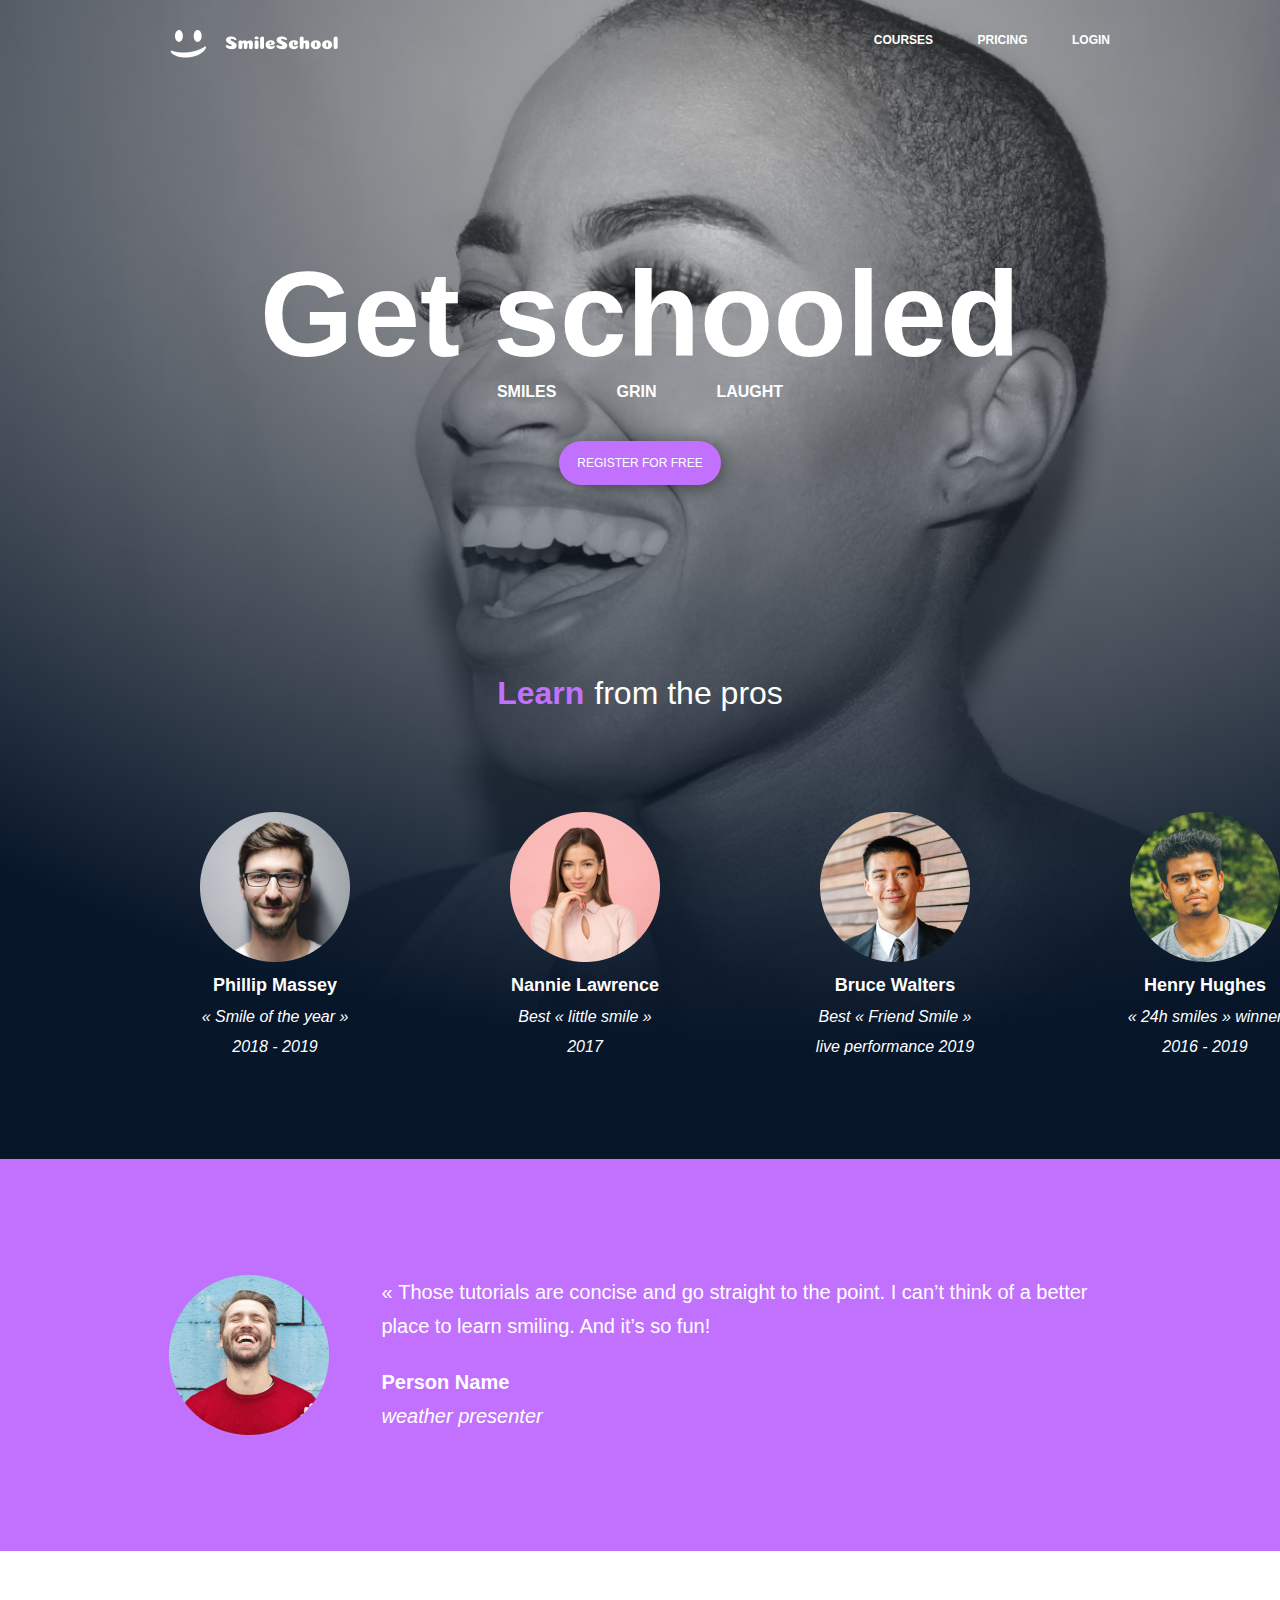
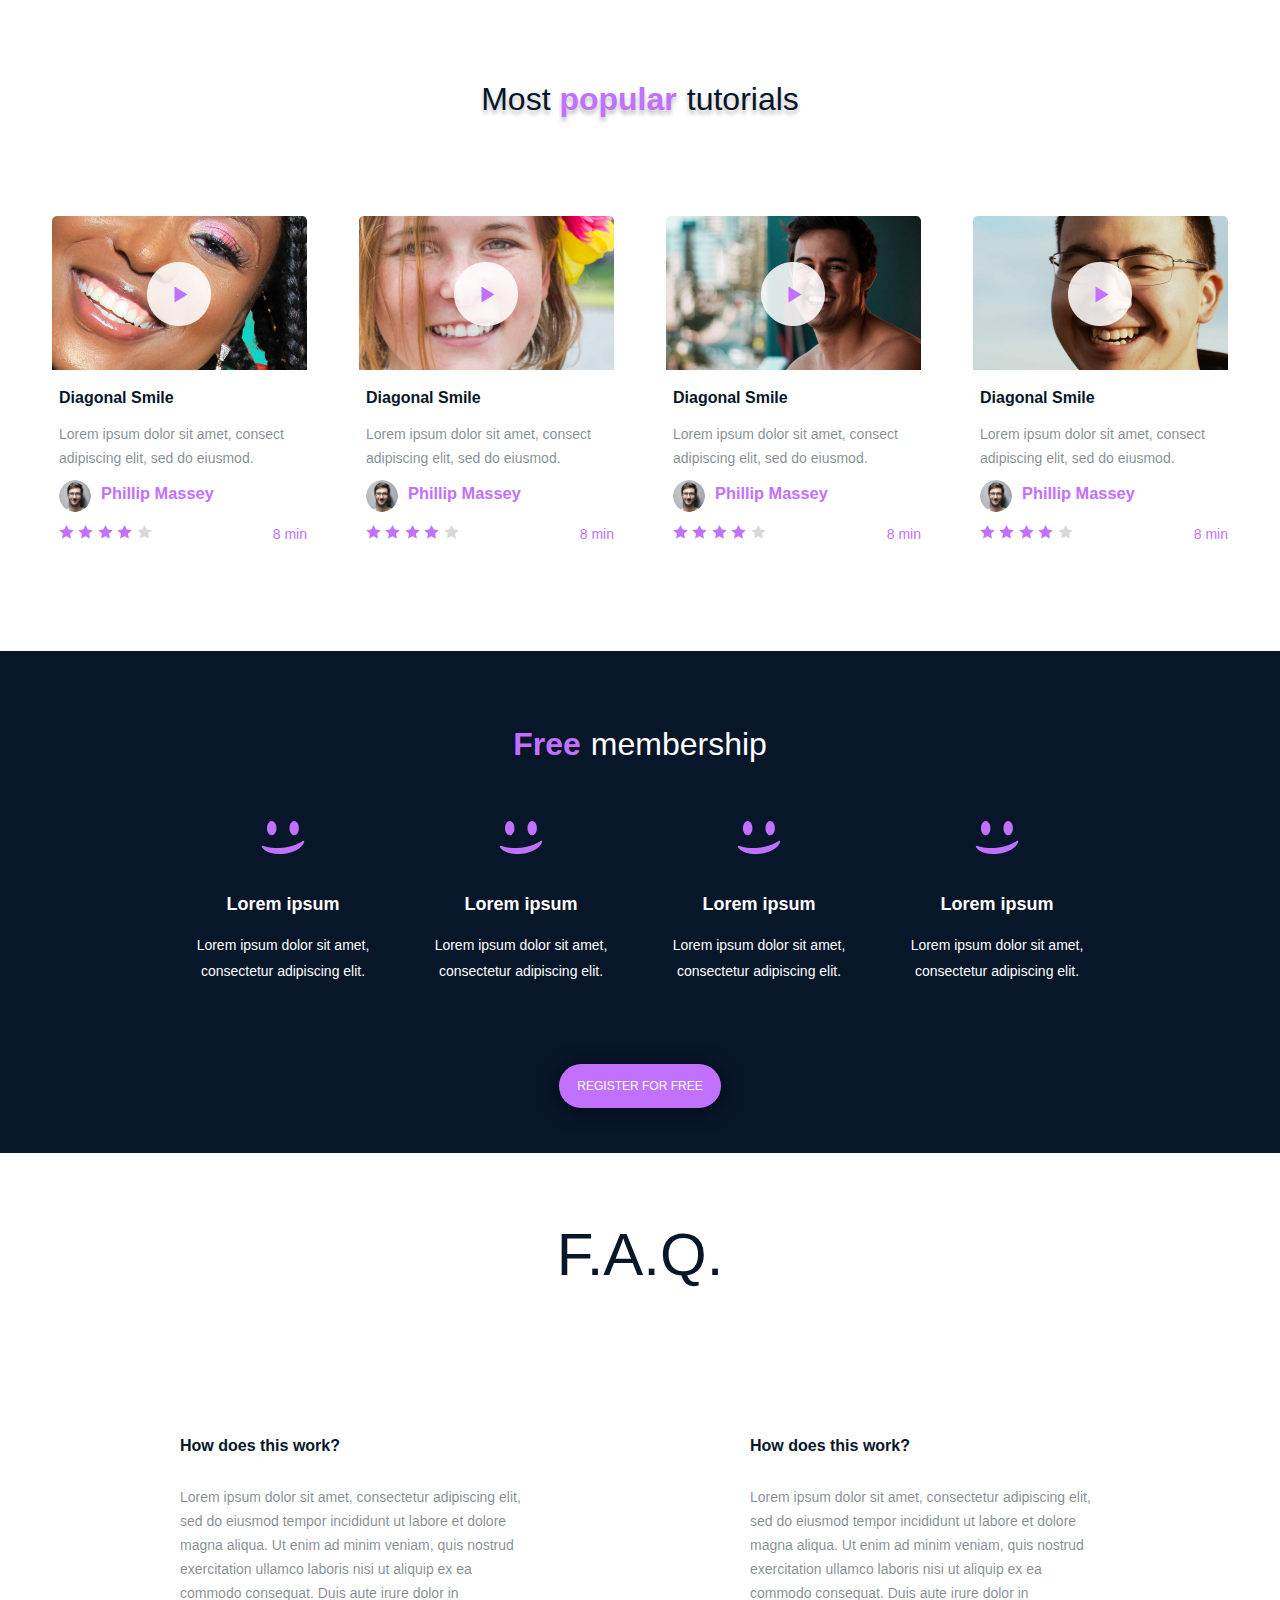
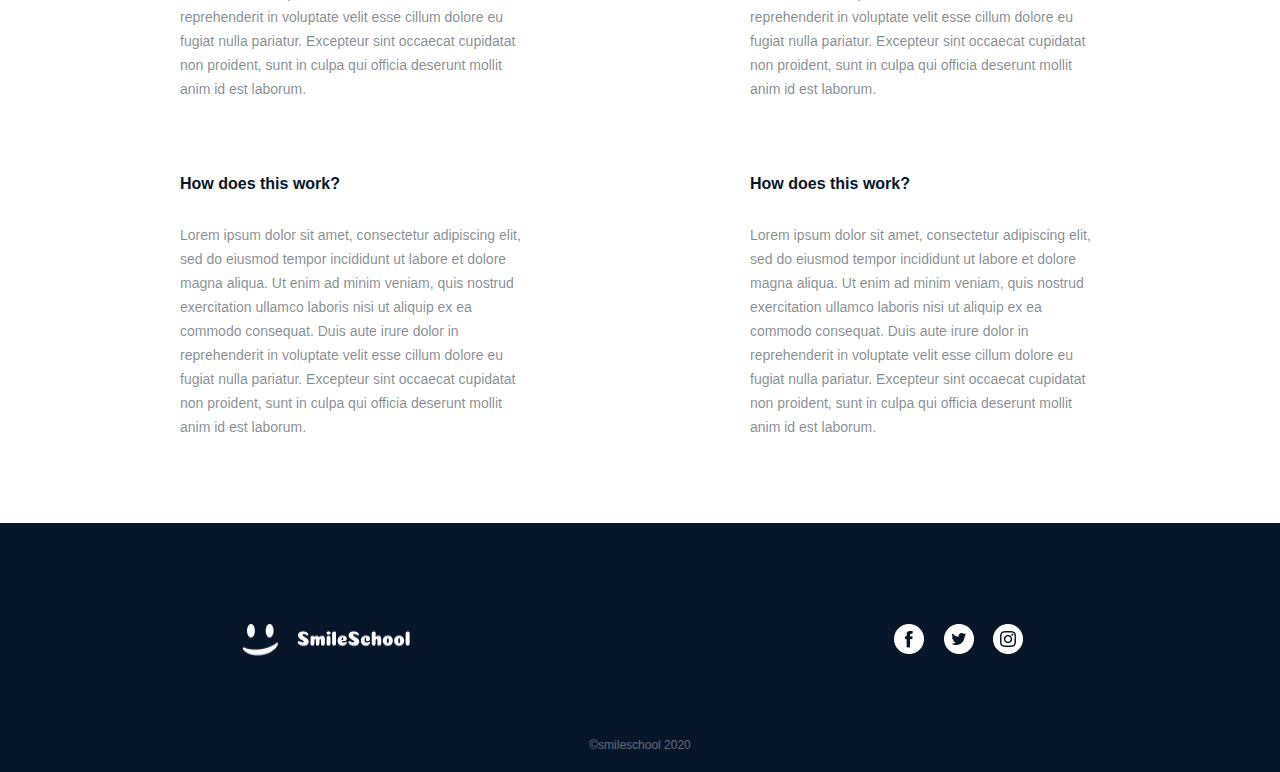
<file: css_advanced/index.html>
<!DOCTYPE html>
<!-- HTML -->
<html lang="en">
    <!-- Head -->
    <head>
        <meta charset="UTF-8">
        <meta name="viewport" content="width=device-width, initial-scale=1.0">
        <title>Get Schooled</title>
        <link rel="stylesheet" href="styles.css">
    </head>

    <!-- Body -->
    <body>
        <!-- Header Tag -->
        <header id="header">
            <div>
                <!-- Clickable Logo -->
                <a href="#">
                    <img src="Images/SMILE_logo.png" alt="Logo SMILE">
                </a>
            </div> 
            <div id="header_links">
                <!-- Links -->
                <a href="#">COURSES</a>
                <a href="#">PRICING</a>
                <a href="#">LOGIN</a>
            </div>
        </header>

        <!-- Main Tag -->
        <main>
            <!-- Banner -->
            <section id="section_banner">
                <div id="banner">
                    <h1>Get schooled</h1>
                    <div id="SGL">
                        <p>SMILES</p>
                        <p>GRIN</p>
                        <p>LAUGHT</p>
                    </div>
                    <button>REGISTER FOR FREE</button>
                </div>
                <!-- Pros div -->
                <div id="pros">
                    <h2><b id="purple">Learn</b> from the pros</h2>
                    <!-- Pros avatars -->
                    <div id="pros_avatars">
                        <!-- Pros 1 -->
                        <div id="pros_blocks">
                            <img src="Images/Phillip_Massey.png" alt="Massey">
                            <h3>Phillip Massey</h3>
                            <p>« Smile of the year »</p>
                            <p>2018 - 2019</p>
                        </div>
                        <!-- Pros 2 -->
                        <div id="pros_blocks">
                            <img src="Images/Nannie_Lawrence.png" alt="Lawrence">
                            <h3>Nannie Lawrence</h3>
                            <p>Best « little smile »</p>
                            <p>2017</p>
                        </div>
                        <!-- Pros 3 -->
                        <div id="pros_blocks">
                            <img src="Images/Bruce_Walters.png" alt="Walters">
                            <h3>Bruce Walters</h3>
                            <p>Best « Friend Smile »</p>
                            <p>live performance 2019</p>
                        </div>
                        <!-- Pros 4 -->
                        <div id="pros_blocks">
                            <img src="Images/Henry_Hughes.png" alt="Hughes">
                            <h3>Henry Hughes</h3>
                            <p>« 24h smiles » winner</p>
                            <p>2016 - 2019</p>
                        </div>
                    </div>
                </div>
            </section>

            <!-- Quote -->
            <section id="section_quote">
                <div id="div_quote">
                    <img src="Images/Person_Name.png" alt="Person Name">
                    <div id="text_quote">
                        <blockquote>
                            « Those tutorials are concise and go straight to the point. I can’t think of a better place to learn smiling. And it’s so fun!
                        </blockquote>
                        <p>
                            <b>Person Name</b>
                        </p>
                        <p>
                            <em>weather presenter</em>
                        </p>
                    </div>
                </div>
            </section>

            <!-- Videos -->
            <section id="videos">
                <h1>Most <b id="purple">popular</b>tutorials</h1>
                <!-- Videos block -->
                <div id="tutorials">
                    <!-- Videos 1 -->
                    <div id="video">
                        <img id="play" src="Images/play.png" alt="Play">
                        <img src="Images/Video_1.png" alt="Video 1">
                        <h2>Diagonal Smile</h2>
                        <p>Lorem ipsum dolor sit amet, consect adipiscing elit, sed do eiusmod.</p>
                        <div id="infos">
                            <img src="Images/Phillip_Massey.png" alt="Massey">
                            <h3>Phillip Massey</h3>
                        </div>
                        <div id="stars">
                            <div>
                                <img src="Images/Full_star.png" alt="Full star">
                                <img src="Images/Full_star.png" alt="Full star">
                                <img src="Images/Full_star.png" alt="Full star">
                                <img src="Images/Full_star.png" alt="Full star">
                                <img src="Images/Empty_star.png" alt="Empty star">
                            </div>
                            <p>8 min</p>
                        </div>
                    </div>
                    <!-- Videos 2 -->
                    <div id="video">
                        <img id="play" src="Images/play.png" alt="Play">
                        <img src="Images/Video_2.png" alt="Video 2">
                        <h2>Diagonal Smile</h2>
                        <p>Lorem ipsum dolor sit amet, consect adipiscing elit, sed do eiusmod.</p>
                        <div id="infos">
                            <img src="Images/Phillip_Massey.png" alt="Massey">
                            <h3>Phillip Massey</h3>
                        </div>
                        <div id="stars">
                            <div>
                                <img src="Images/Full_star.png" alt="Full star">
                                <img src="Images/Full_star.png" alt="Full star">
                                <img src="Images/Full_star.png" alt="Full star">
                                <img src="Images/Full_star.png" alt="Full star">
                                <img src="Images/Empty_star.png" alt="Empty star">
                            </div>
                            <p>8 min</p>
                        </div>
                    </div>
                    <!-- Videos 3 -->
                    <div id="video">
                        <img id="play" src="Images/play.png" alt="Play">
                        <img src="Images/Video_3.png" alt="Video 3">
                        <h2>Diagonal Smile</h2>
                        <p>Lorem ipsum dolor sit amet, consect adipiscing elit, sed do eiusmod.</p>
                        <div id="infos">
                            <img src="Images/Phillip_Massey.png" alt="Massey">
                            <h3>Phillip Massey</h3>
                        </div>
                        <div id="stars">
                            <div>
                                <img src="Images/Full_star.png" alt="Full star">
                                <img src="Images/Full_star.png" alt="Full star">
                                <img src="Images/Full_star.png" alt="Full star">
                                <img src="Images/Full_star.png" alt="Full star">
                                <img src="Images/Empty_star.png" alt="Empty star">
                            </div>
                            <p>8 min</p>
                        </div>
                    </div>
                    <!-- Videos 4 -->
                    <div id="video">
                        <img id="play" src="Images/play.png" alt="Play">
                        <img src="Images/Video_4.png" alt="Video 4">
                        <h2>Diagonal Smile</h2>
                        <p>Lorem ipsum dolor sit amet, consect adipiscing elit, sed do eiusmod.</p>
                        <div id="infos">
                            <img src="Images/Phillip_Massey.png" alt="Massey">
                            <h3>Phillip Massey</h3>
                        </div>
                        <div id="stars">
                            <div>
                                <img src="Images/Full_star.png" alt="Full star">
                                <img src="Images/Full_star.png" alt="Full star">
                                <img src="Images/Full_star.png" alt="Full star">
                                <img src="Images/Full_star.png" alt="Full star">
                                <img src="Images/Empty_star.png" alt="Empty star">
                            </div>
                            <p>8 min</p>
                        </div>
                    </div>
                </div>        
            </section>

            <!-- Membership -->
            <section id="membership">
                <h1><b id="purple">Free</b> membership</h1>
                <!-- Items bock -->
                <div id="item_block">
                    <!-- Item 1 -->
                    <div id="item">
                        <img src="Images/SMILE.png" alt="SMILE">
                        <h2>Lorem ipsum</h2>
                        <p>Lorem ipsum dolor sit amet, consectetur adipiscing elit.</p>
                    </div>
                    <!-- Item 2 -->
                    <div id="item">
                        <img src="Images/SMILE.png" alt="SMILE">
                        <h2>Lorem ipsum</h2>
                        <p>Lorem ipsum dolor sit amet, consectetur adipiscing elit.</p>
                    </div>
                    <!-- Item 3 -->
                    <div id="item">
                        <img src="Images/SMILE.png" alt="SMILE">
                        <h2>Lorem ipsum</h2>
                        <p>Lorem ipsum dolor sit amet, consectetur adipiscing elit.</p>
                    </div>
                    <!-- Item 4 -->
                    <div id="item">
                        <img src="Images/SMILE.png" alt="SMILE">
                        <h2>Lorem ipsum</h2>
                        <p>Lorem ipsum dolor sit amet, consectetur adipiscing elit.</p>
                    </div>
                </div>
                <!-- Register button -->
                <button>REGISTER FOR FREE</button>
            </section>

            <!-- FAQ -->
            <section id="faq">
                <h1>F.A.Q.</h1>
                <!-- Row block 1 -->
                <div id="block">
                    <!-- Item 1 -->
                    <div id="item">
                        <h2>How does this work?</h2>
                        <p>
                            Lorem ipsum dolor sit amet, consectetur adipiscing elit, sed do eiusmod tempor incididunt ut labore et dolore magna aliqua. 
                            Ut enim ad minim veniam, quis nostrud exercitation ullamco laboris nisi ut aliquip ex ea commodo consequat. 
                            Duis aute irure dolor in reprehenderit in voluptate velit esse cillum dolore eu fugiat nulla pariatur. 
                            Excepteur sint occaecat cupidatat non proident, sunt in culpa qui officia deserunt mollit anim id est laborum.
                        </p>
                    </div>
                    <!-- Item 2 -->
                    <div id="item">
                        <h2>How does this work?</h2>
                        <p>
                            Lorem ipsum dolor sit amet, consectetur adipiscing elit, sed do eiusmod tempor incididunt ut labore et dolore magna aliqua. 
                            Ut enim ad minim veniam, quis nostrud exercitation ullamco laboris nisi ut aliquip ex ea commodo consequat. 
                            Duis aute irure dolor in reprehenderit in voluptate velit esse cillum dolore eu fugiat nulla pariatur. 
                            Excepteur sint occaecat cupidatat non proident, sunt in culpa qui officia deserunt mollit anim id est laborum.
                        </p>
                    </div>
                </div>
                <!-- Row block 2 -->
                <div id="block">
                    <!-- Item 3 -->
                    <div id="item">
                        <h2>How does this work?</h2>
                        <p>
                            Lorem ipsum dolor sit amet, consectetur adipiscing elit, sed do eiusmod tempor incididunt ut labore et dolore magna aliqua. 
                            Ut enim ad minim veniam, quis nostrud exercitation ullamco laboris nisi ut aliquip ex ea commodo consequat. 
                            Duis aute irure dolor in reprehenderit in voluptate velit esse cillum dolore eu fugiat nulla pariatur. 
                            Excepteur sint occaecat cupidatat non proident, sunt in culpa qui officia deserunt mollit anim id est laborum.
                        </p>
                    </div>
                    <!-- Item 4 -->
                    <div id="item">
                        <h2>How does this work?</h2>
                        <p>
                            Lorem ipsum dolor sit amet, consectetur adipiscing elit, sed do eiusmod tempor incididunt ut labore et dolore magna aliqua. 
                            Ut enim ad minim veniam, quis nostrud exercitation ullamco laboris nisi ut aliquip ex ea commodo consequat. 
                            Duis aute irure dolor in reprehenderit in voluptate velit esse cillum dolore eu fugiat nulla pariatur. 
                            Excepteur sint occaecat cupidatat non proident, sunt in culpa qui officia deserunt mollit anim id est laborum.
                        </p>
                    </div>
                </div>

            </section>
        </main>

        <!-- Footer -->
        <footer id="footer">
            <div>
                <div id="logos">
                    <!-- Logo -->
                    <img src="Images/SMILE_logo.png" alt="Logo SMILE">
                    <!-- Icons -->
                    <div id="socials">
                        <!-- Fb icon -->
                        <a href="#">
                            <img src="Images/Facebook_White.png" alt="Facebook Icon">
                        </a>
                        <!-- Twitter icon -->
                        <a href="#">
                            <img src="Images/Twitter_White.png" alt="Twitter Icon">
                        </a>
                        <!-- IG icon -->
                        <a href="#">
                            <img src="Images/Instagram_White.png" alt="Instagram Icon">
                        </a>
                    </div>
                </div>
                <p>©smileschool 2020</p>
            </div>
        </footer>
    </body>
</html>
</file>
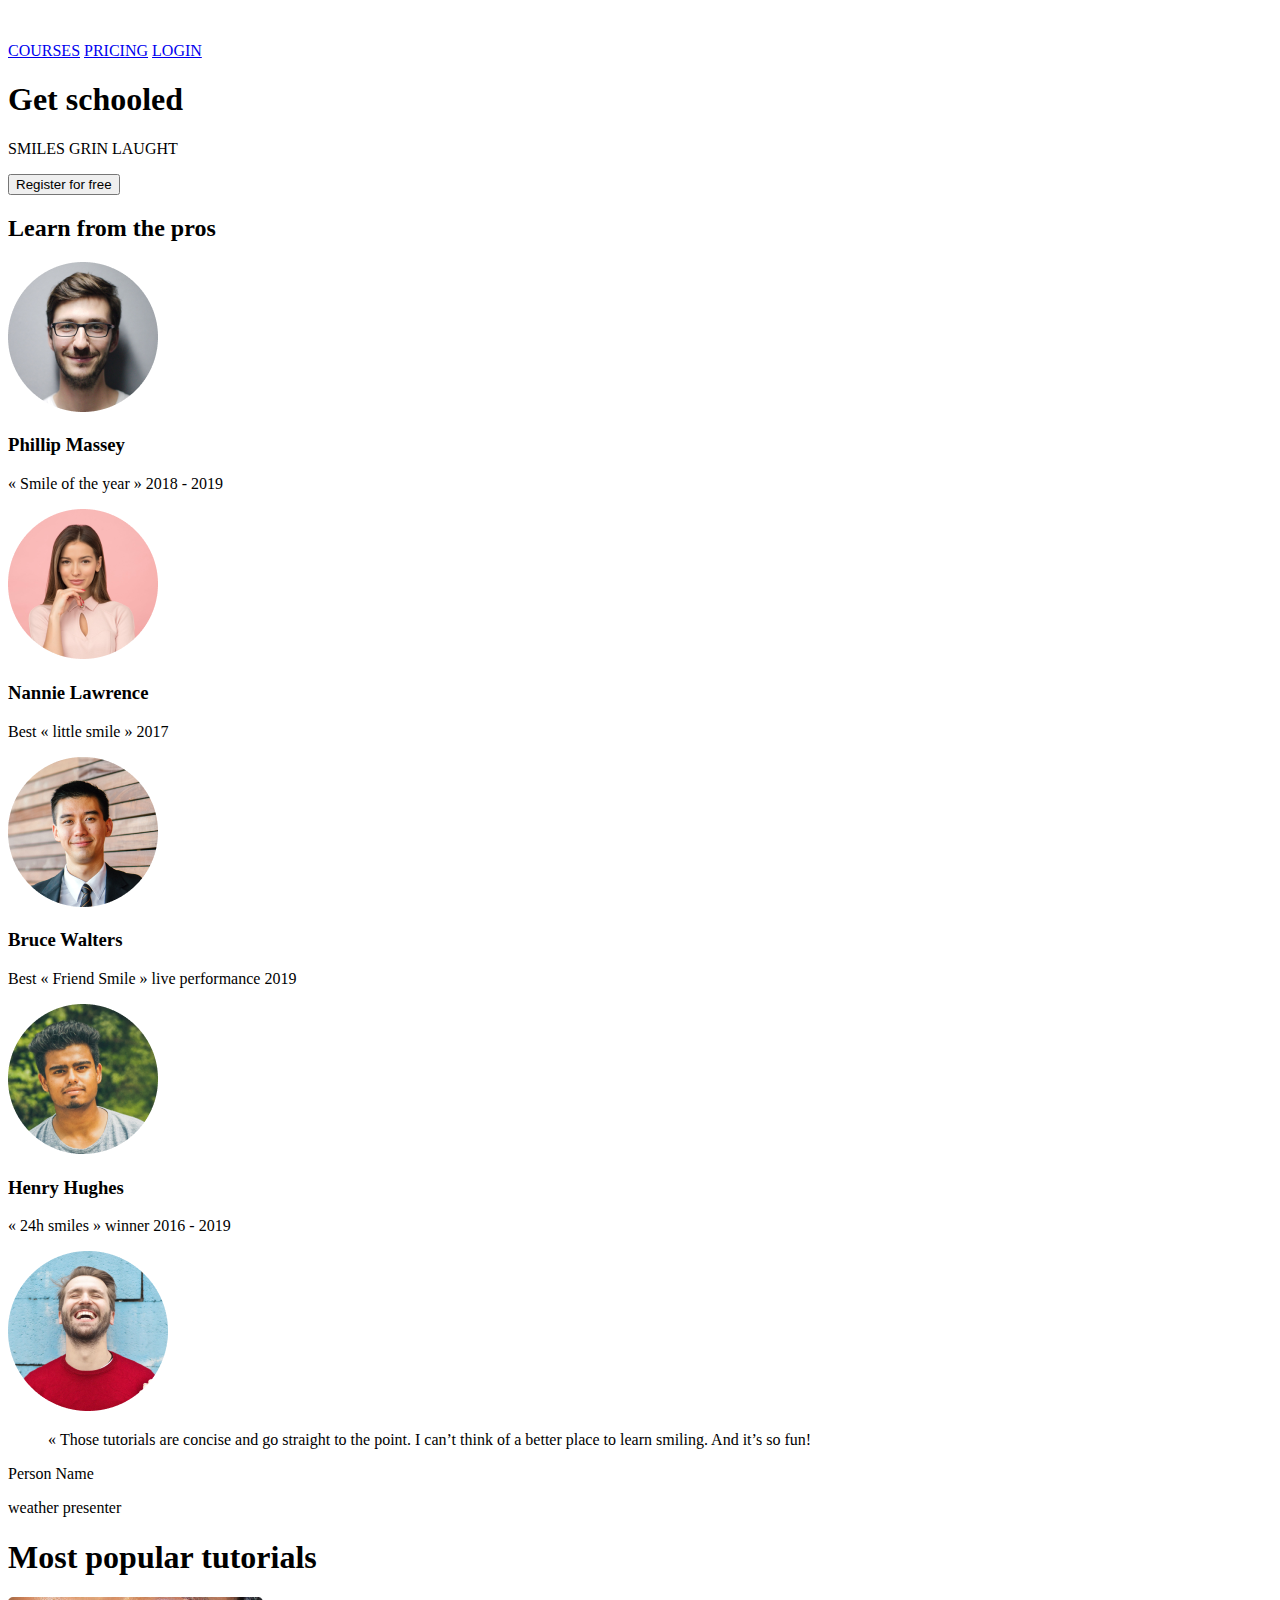
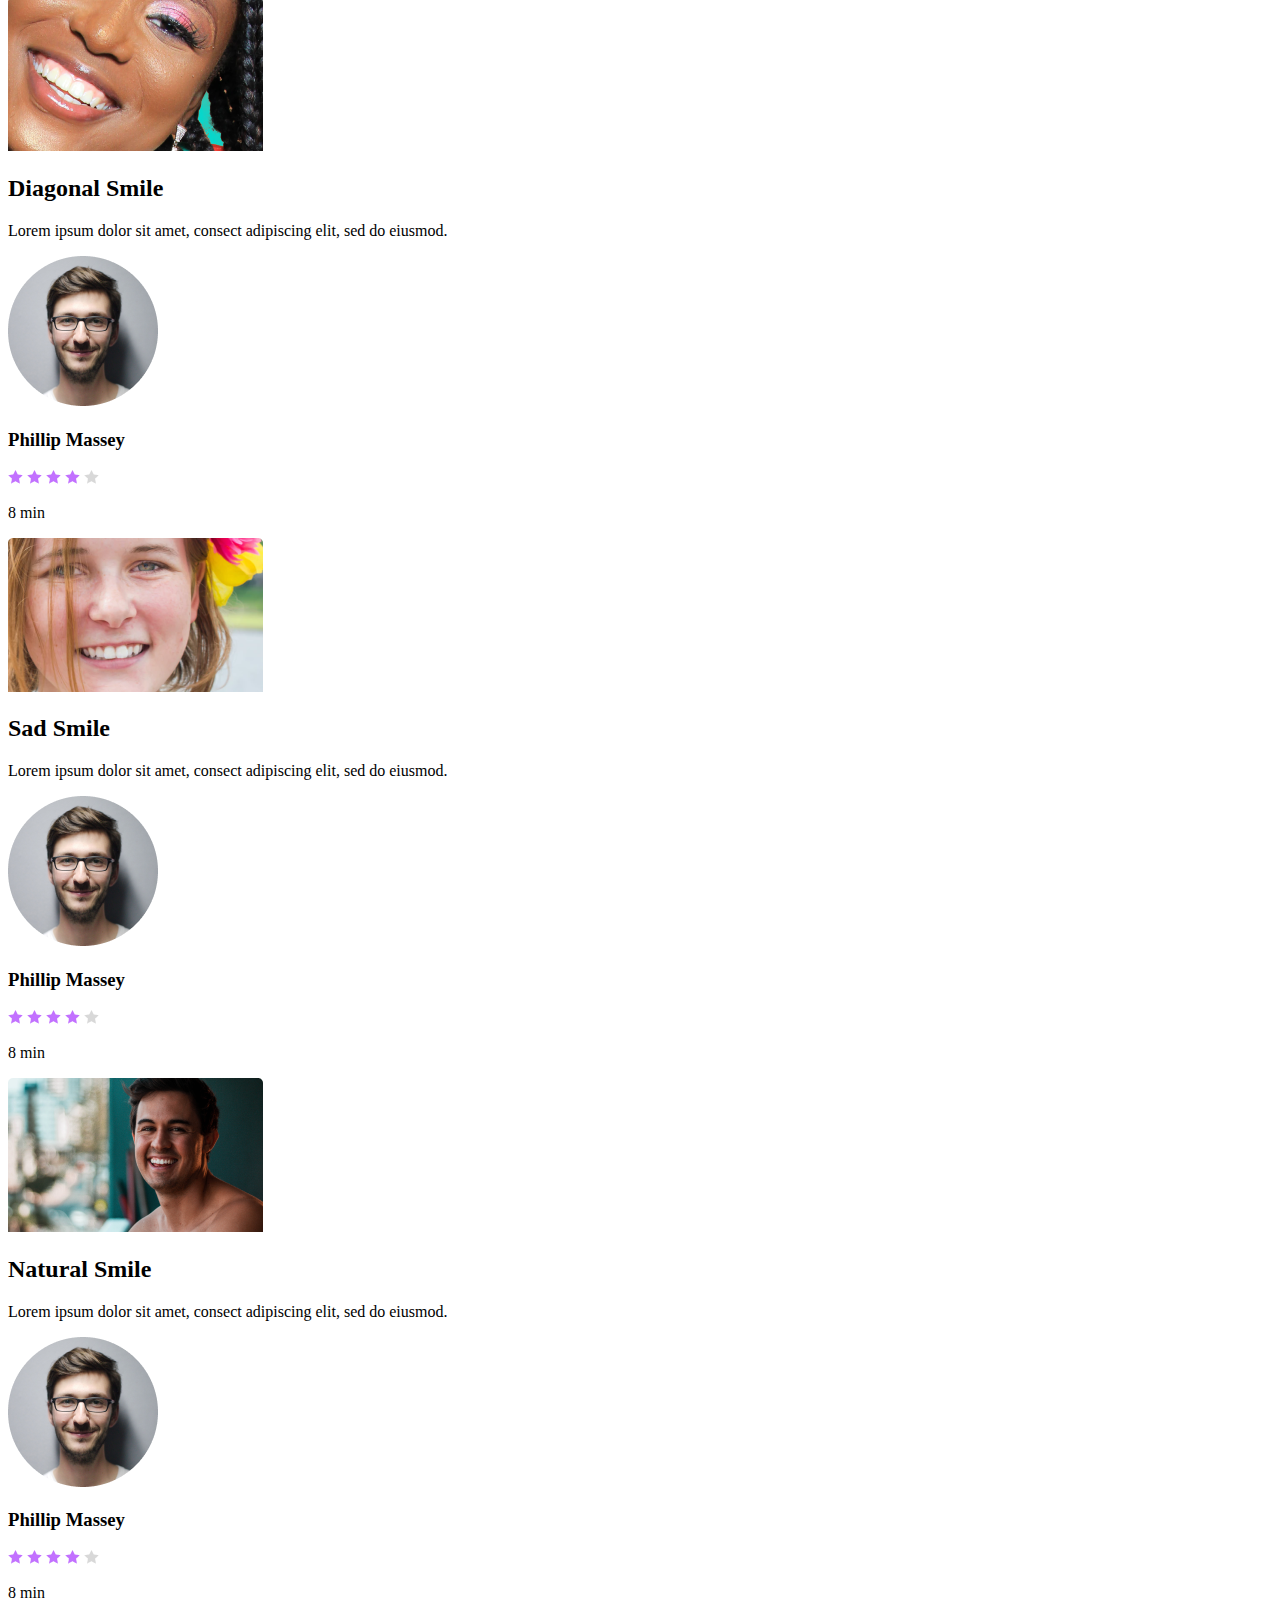
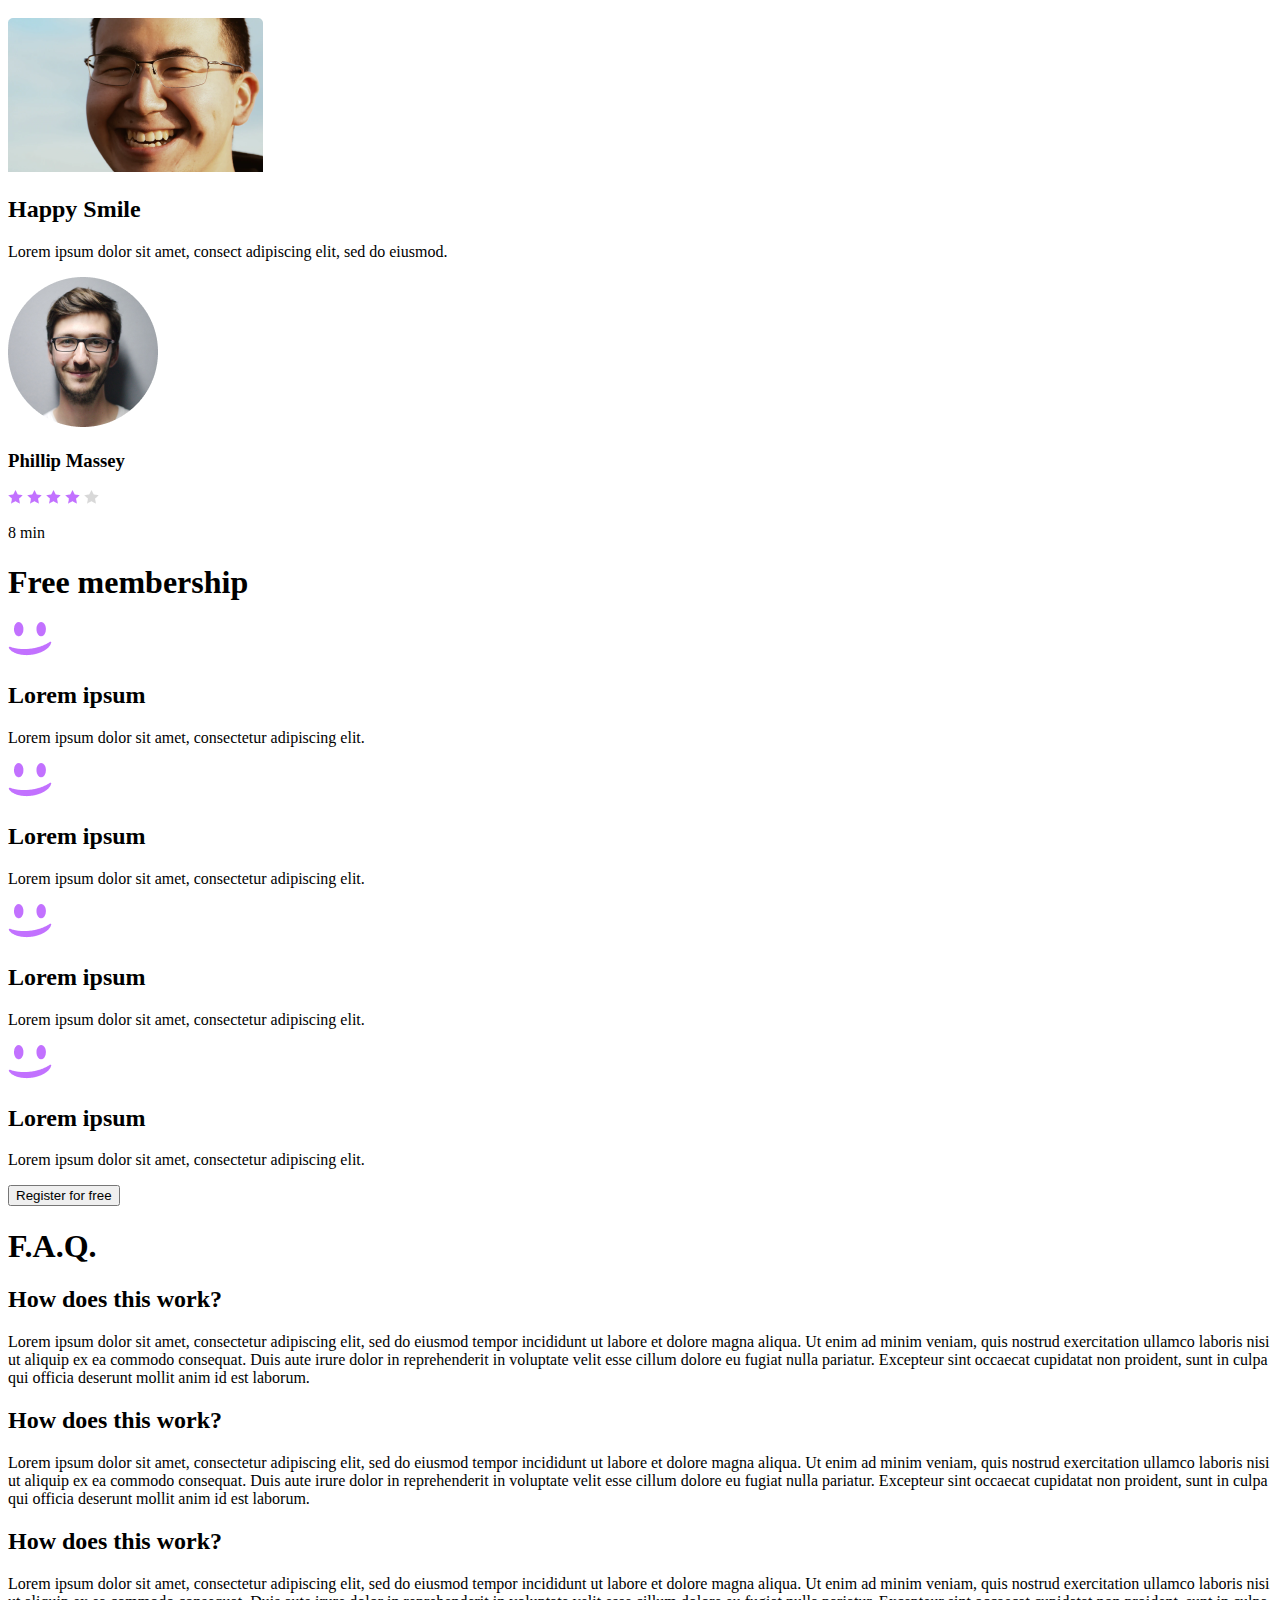
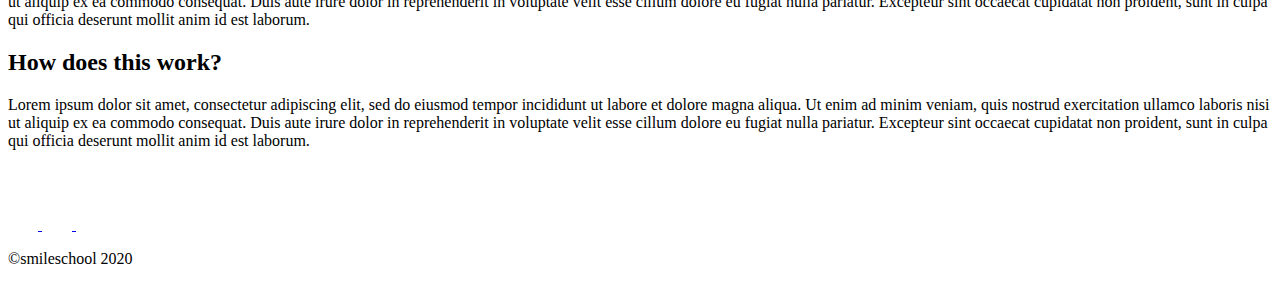
<file: html_advanced/index.html>
<!DOCTYPE html>
<!-- HTML -->
<html lang="en">
    <!-- Head -->
    <head>
        <meta charset="UTF-8">
        <meta name="viewport" content="width=device-width, initial-scale=1.0">
        <title>Get Schooled</title>
    </head>

    <!-- Body -->
    <body>
        <!-- Header Tag -->
        <header>
            <div>
                <!-- Clickable Logo -->
                <a href="#">
                    <img src="Images/SMILE_logo.png" alt="Logo SMILE">
                </a>
            </div> 
            <div>
                <!-- Links -->
                <a href="#">COURSES</a>
                <a href="#">PRICING</a>
                <a href="#">LOGIN</a>
            </div>
        </header>

        <!-- Main Tag -->
        <main>
            <!-- Banner -->
            <section>
                <div>
                    <h1>Get schooled</h1>
                    <p>SMILES GRIN LAUGHT</p>
                    <button>Register for free</button>
                </div>
                <!-- Pros div -->
                <div>
                    <h2>Learn from the pros</h2>
                    <!-- Pros 1 -->
                    <div>
                        <img src="Images/Phillip_Massey.png" alt="Massey">
                        <h3>Phillip Massey</h3>
                        <p>« Smile of the year » 2018 - 2019</p>
                    </div>
                    <!-- Pros 2 -->
                    <div>
                        <img src="Images/Nannie_Lawrence.png" alt="Lawrence">
                        <h3>Nannie Lawrence</h3>
                        <p>Best « little smile » 2017</p>
                    </div>
                    <!-- Pros 3 -->
                    <div>
                        <img src="Images/Bruce_Walters.png" alt="Walters">
                        <h3>Bruce Walters</h3>
                        <p>Best « Friend Smile » live performance 2019</p>
                    </div>
                    <!-- Pros 4 -->
                    <div>
                        <img src="Images/Henry_Hughes.png" alt="Hughes">
                        <h3>Henry Hughes</h3>
                        <p>« 24h smiles » winner 2016 - 2019</p>
                    </div>
                </div>
            </section>
            <!-- Quote -->
            <section>
                <div>
                    <img src="Images/Person_Name.png" alt="Person Name">
                    <div>
                        <blockquote>
                            « Those tutorials are concise and go straight to the point. I can’t think of a better place to learn smiling. And it’s so fun!
                        </blockquote>
                        <p>
                            Person Name
                        </p>
                        <p>
                            weather presenter
                        </p>
                    </div>
                </div>
            </section>
            <!-- Videos -->
            <section>
                <h1>Most popular tutorials</h1>
                <!-- Videos block -->
                <div>
                    <!-- Videos 1 -->
                    <div>
                        <!-- Video image -->
                        <img src="Images/Video_1.png" alt="Video 1">
                        <!-- Video title -->
                        <h2>Diagonal Smile</h2>
                        <p>Lorem ipsum dolor sit amet, consect adipiscing elit, sed do eiusmod.</p>
                        <!-- Author -->
                        <div>
                            <img src="Images/Phillip_Massey.png" alt="Massey">
                            <h3>Phillip Massey</h3>
                        </div>
                        <!-- Rating -->
                        <div>
                            <!-- Stars -->
                            <div>
                                <img src="Images/Full_star.png" alt="Full star">
                                <img src="Images/Full_star.png" alt="Full star">
                                <img src="Images/Full_star.png" alt="Full star">
                                <img src="Images/Full_star.png" alt="Full star">
                                <img src="Images/Empty_star.png" alt="Empty star">
                            <div>
                            <p>8 min</p>
                        </div>
                    </div>
                    <!-- Videos 2 -->
                    <div>
                        <!-- Video image -->
                        <img src="Images/Video_2.png" alt="Video 2">
                        <!-- Video title -->
                        <h2>Sad Smile</h2>
                        <p>Lorem ipsum dolor sit amet, consect adipiscing elit, sed do eiusmod.</p>
                        <!-- Author -->
                        <div>
                            <img src="Images/Phillip_Massey.png" alt="Massey">
                            <h3>Phillip Massey</h3>
                        </div>
                        <!-- Rating -->
                        <div>
                            <!-- Stars -->
                            <div>
                                <img src="Images/Full_star.png" alt="Full star">
                                <img src="Images/Full_star.png" alt="Full star">
                                <img src="Images/Full_star.png" alt="Full star">
                                <img src="Images/Full_star.png" alt="Full star">
                                <img src="Images/Empty_star.png" alt="Empty star">
                            <div>
                            <p>8 min</p>
                        </div>
                    </div>
                    <!-- Videos 3 -->
                    <div>
                        <!-- Video image -->
                        <img src="Images/Video_3.png" alt="Video 3">
                        <!-- Video title -->
                        <h2>Natural Smile</h2>
                        <p>Lorem ipsum dolor sit amet, consect adipiscing elit, sed do eiusmod.</p>
                        <!-- Author -->
                        <div>
                            <img src="Images/Phillip_Massey.png" alt="Massey">
                            <h3>Phillip Massey</h3>
                        </div>
                        <!-- Rating -->
                        <div>
                            <!-- Stars -->
                            <div>
                                <img src="Images/Full_star.png" alt="Full star">
                                <img src="Images/Full_star.png" alt="Full star">
                                <img src="Images/Full_star.png" alt="Full star">
                                <img src="Images/Full_star.png" alt="Full star">
                                <img src="Images/Empty_star.png" alt="Empty star">
                            <div>
                            <p>8 min</p>
                        </div>
                    </div>
                    <!-- Videos 4 -->
                    <div>
                        <!-- Video image -->
                        <img src="Images/Video_4.png" alt="Video 4">
                        <!-- Video title -->
                        <h2>Happy Smile</h2>
                        <p>Lorem ipsum dolor sit amet, consect adipiscing elit, sed do eiusmod.</p>
                        <!-- Author -->
                        <div>
                            <img src="Images/Phillip_Massey.png" alt="Massey">
                            <h3>Phillip Massey</h3>
                        </div>
                        <!-- Rating -->
                        <div>
                            <!-- Stars -->
                            <div>
                                <img src="Images/Full_star.png" alt="Full star">
                                <img src="Images/Full_star.png" alt="Full star">
                                <img src="Images/Full_star.png" alt="Full star">
                                <img src="Images/Full_star.png" alt="Full star">
                                <img src="Images/Empty_star.png" alt="Empty star">
                            <div>
                            <p>8 min</p>
                        </div>
                    </div>
                </div>
            </section>
            <!-- Membership -->
            <section>
                <h1>Free membership</h1>
                <!-- Items bock -->
                <div>
                    <!-- Item 1 -->
                    <div>
                        <img src="Images/SMILE.png" alt="SMILE">
                        <h2>Lorem ipsum</h2>
                        <p>Lorem ipsum dolor sit amet, consectetur adipiscing elit.</p>
                    </div>
                    <!-- Item 2 -->
                    <div>
                        <img src="Images/SMILE.png" alt="SMILE">
                        <h2>Lorem ipsum</h2>
                        <p>Lorem ipsum dolor sit amet, consectetur adipiscing elit.</p>
                    </div>
                    <!-- Item 3 -->
                    <div>
                        <img src="Images/SMILE.png" alt="SMILE">
                        <h2>Lorem ipsum</h2>
                        <p>Lorem ipsum dolor sit amet, consectetur adipiscing elit.</p>
                    </div>
                    <!-- Item 4 -->
                    <div>
                        <img src="Images/SMILE.png" alt="SMILE">
                        <h2>Lorem ipsum</h2>
                        <p>Lorem ipsum dolor sit amet, consectetur adipiscing elit.</p>
                    </div>
                </div>
                <!-- Register button -->
                <button>Register for free</button>
            </section>
            <!-- FAQ -->
            <section>
                <h1>F.A.Q.</h1>
                <!-- Row block 1 -->
                <div>
                    <!-- Item 1 -->
                    <div>
                        <h2>How does this work?</h2>
                        <p>
                            Lorem ipsum dolor sit amet, consectetur adipiscing elit, sed do eiusmod tempor incididunt ut labore et dolore magna aliqua. 
                            Ut enim ad minim veniam, quis nostrud exercitation ullamco laboris nisi ut aliquip ex ea commodo consequat. 
                            Duis aute irure dolor in reprehenderit in voluptate velit esse cillum dolore eu fugiat nulla pariatur. 
                            Excepteur sint occaecat cupidatat non proident, sunt in culpa qui officia deserunt mollit anim id est laborum.
                        </p>
                    </div>
                    <!-- Item 2 -->
                    <div>
                        <h2>How does this work?</h2>
                        <p>
                            Lorem ipsum dolor sit amet, consectetur adipiscing elit, sed do eiusmod tempor incididunt ut labore et dolore magna aliqua. 
                            Ut enim ad minim veniam, quis nostrud exercitation ullamco laboris nisi ut aliquip ex ea commodo consequat. 
                            Duis aute irure dolor in reprehenderit in voluptate velit esse cillum dolore eu fugiat nulla pariatur. 
                            Excepteur sint occaecat cupidatat non proident, sunt in culpa qui officia deserunt mollit anim id est laborum.
                        </p>
                    </div>
                </div>
                <!-- Row block 2 -->
                <div>
                    <!-- Item 2 -->
                    <div>
                        <h2>How does this work?</h2>
                        <p>
                            Lorem ipsum dolor sit amet, consectetur adipiscing elit, sed do eiusmod tempor incididunt ut labore et dolore magna aliqua. 
                            Ut enim ad minim veniam, quis nostrud exercitation ullamco laboris nisi ut aliquip ex ea commodo consequat. 
                            Duis aute irure dolor in reprehenderit in voluptate velit esse cillum dolore eu fugiat nulla pariatur. 
                            Excepteur sint occaecat cupidatat non proident, sunt in culpa qui officia deserunt mollit anim id est laborum.
                        </p>
                    </div>
                    <!-- Item 2 -->
                    <div>
                        <h2>How does this work?</h2>
                        <p>
                            Lorem ipsum dolor sit amet, consectetur adipiscing elit, sed do eiusmod tempor incididunt ut labore et dolore magna aliqua. 
                            Ut enim ad minim veniam, quis nostrud exercitation ullamco laboris nisi ut aliquip ex ea commodo consequat. 
                            Duis aute irure dolor in reprehenderit in voluptate velit esse cillum dolore eu fugiat nulla pariatur. 
                            Excepteur sint occaecat cupidatat non proident, sunt in culpa qui officia deserunt mollit anim id est laborum.
                        </p>
                    </div>
                </div>

            </section>
        </main>
        <!-- Footer -->
        <footer>
            <div>
                <div>
                    <!-- Logo -->
                    <img src="Images/SMILE_logo.png" alt="Logo SMILE">
                    <!-- Icons -->
                    <div>
                        <!-- Fb icon -->
                        <a href="#">
                            <img src="Images/Facebook_White.png" alt="Facebook Icon">
                        </a>
                        <!-- Twitter icon -->
                        <a href="#">
                            <img src="Images/Twitter_White.png" alt="Twitter Icon">
                        </a>
                        <!-- IG icon -->
                        <a href="#">
                            <img src="Images/Twitter_White.png" alt="Twitter Icon">
                        </a>
                    </div>
                    <p>©smileschool 2020</p>
                </div>
            </div>
        </footer>
    </body>
</html>
</file>
<file: css_advanced/styles.css>
/* styles.css */
* {
    margin: 0;
    font-family: 'Source Sans 3', sans-serif;
    box-sizing: border-box;
}

body {
    color: #FFFFFF;
    width: 100%;
    height: 100vh;
}

#header {
    display: flex;
    justify-content: space-between;
    position: absolute;
    width: 100%;
    padding-top: 30px;
    padding-left: 170px;
    padding-right: 170px;
}

#header_links a {
    margin: 0px 0px 40px 40px;
    color: #FFF;
    font-size: 12px;
    font-style: normal;
    font-weight: 600;
    line-height: normal;
    text-decoration: none;
}

#section_banner {
    background-image: url('Images/background_header.png');
    background-repeat: no-repeat;
    background-size: cover;
}

#banner {
    display: flex;
    flex-direction: column;
    justify-content: center;
    text-align: center;
    padding-top: 245px;
}

#banner h1 {
    color: #FFF;
    text-align: center;
    font-size: 120px;
    font-style: normal;
    font-weight: 700;
    line-height: normal;
}

#banner #SGL {
    display: flex;
    flex-direction: row;
    justify-content: center;
}

#banner p {
    color: #FFF;
    text-align: center;
    font-size: 16px;
    font-style: normal;
    font-weight: 700;
    line-height: normal;
    margin-right: 30px;
    margin-left: 30px;
}

#banner button {
    align-self: center;
    color: #FFF;
    font-size: 12px;
    font-style: normal;
    border-radius: 22px;
    background: #C271FF;
    width: 162px;
    height: 44px;
    margin-top: 40px;
    padding: 10px 15px 10px 15px;
    box-shadow: 0px 2px 20px 0px rgba(0, 0, 0, 0.50);
    border: none;
}

#pros h2 {
    display: flex;
    justify-content: center;
    color: #FFF;
    font-size: 32px;
    font-weight: 300;
    line-height: normal;
    margin-top: 190px;
}

#purple {
    color: #C271FF;
    text-align: center;
    font-size: 32px;
    font-weight: 600;
    line-height: normal;
    margin-right: 10px;
}

#pros_avatars {
    display: flex;
    justify-content: space-around;
    margin-right: 120px;
    margin-left: 120px;
    margin-top: 20px;
    padding-bottom: 100px;
}

#pros_avatars #pros_blocks img {
    margin-top: 80px;
    display: flex;
    flex-direction: row;
    justify-content: space-around;
    padding-left: 80px;
    padding-right: 80px;
}

#pros_avatars #pros_blocks h3 {
    color: #FFF;
    text-align: center;
    font-size: 18px;
    font-style: normal;
    font-weight: 900;
    line-height: 27px;
    margin-top: 10px;
}

#pros_avatars #pros_blocks p {
    color: #FFF;
    text-align: center;
    font-size: 16px;
    font-style: italic;
    line-height: 24px;
    margin-top: 6px;
}

#section_quote {
    display: flex;
    justify-content: center;
    background-color: #C271FF;
    height: 392px;
    width: 100%;
}

#section_quote #div_quote {
    display: flex;
    align-items: center;
}

#section_quote #div_quote #text_quote {
    width: 730px;
    margin-left: 53px;
    font-size: 20px;
    line-height: 33.6px;
}

#section_quote #div_quote #text_quote blockquote {
    width: 730px;
    padding-bottom: 22px;
}

#section_quote #div_quote #text_quote p {
    height: 34px;
}

#videos {
    display: flex;
    justify-content: center;
    align-items: center;
    flex-direction: column;
    width: 100%;
    height: 700px;
}

#video {
    width: 255px;
    height: 335px;
    margin: auto;
    position: relative;
}

#video #play {
    position: absolute;
    top: 46px;
    left: 95px;
}

#videos h1 {
    color: #071629;
    text-align: center;
    font-size: 32px;
    font-style: normal;
    font-weight: 300;
    line-height: normal;
    margin-top: 87px;
    text-shadow: 0px 4px 4px rgba(0, 0, 0, 0.25);
    justify-content: center;
}

#tutorials {
    display: flex;
    justify-content: center;
    align-items: center;
    width: 1228px;
    height: 450px;
    margin-top: 40px;
}

#video h2 {
    color: #071629;
    font-size: 16px;
    font-weight: bold;
    margin: 15px 7px;   
}

#video p {
    color: rgba(7, 22, 41, 0.50);
    font-size: 14px;
    font-style: normal;
    font-weight: 400;
    line-height: 24px;
    margin-left: 7px;
}

#videos #tutorials #infos img {
    margin-right: 10px;
    border-radius: 50%;
    margin-left: 7px;
    width: 32px;
    height: 32px;
}

#videos #tutorials #infos {
    display: flex;
    flex-direction: row;
    margin-top: 10px;
}

#videos #tutorials #infos {
    color: #C271FF;
    font-size: 14px;
    font-weight: 600;
    line-height: 27px;
}

#videos #mn {
    color: #C271FF;
    text-align: right;
    font-size: 14px;
    font-style: normal;
    font-weight: 600;
    line-height: 27px;
}

#stars {
    margin-left: 7px;
    margin-top: 10px;
    display:flex;
    flex-direction: row;
    align-items: center;
    justify-content: space-between;
}

#stars p {
    color: #C271FF;
}

#videos span {
    color: #C271FF;
    font-size: 32px;
    font-style: normal;
    font-weight: 700;
    line-height: normal;
}

#membership {
    background-color: #071629;
    height: 502px;
    width: 100%;
    display: flex;
    justify-content: center;
    flex-direction: column;
}

#membership h1 {
    display: flex;
    justify-content: center;
    font-size: 32px;
    font-style: normal;
    font-weight: 300;
    line-height: normal;
    padding-top: 70px;
    margin-bottom: 58px;
}

#membership #item_block {
    display: flex;
    justify-content: space-around;
    text-align: center;
    margin-left: 164px;
    margin-right: 164px;
}

#membership #item_block h2 {
    text-align: center;
    font-size: 18px;
    line-height: 26px;
    margin-top: 30px;
    margin-bottom: 15px;
}

#membership #item_block p {
    width: 212px;
    text-align: center;
    font-size: 14px;
    line-height: 26px; /* 185.714% */
}

#membership button {
    align-self: center;
    color: #FFF;
    font-size: 12px;
    font-style: normal;
    border-radius: 22px;
    background: #C271FF;
    width: 162px;
    height: 44px;
    margin-top: 80px;
    margin-bottom: 40px;
    padding: 15px 15px 15px 15px;
    box-shadow: 0px 2px 20px 0px rgba(0, 0, 0, 0.50);
    border: none;
}

#faq {
    display: grid;
    grid-template-rows: repeat(2, auto);
    gap: 74px;
    justify-content: center;
    margin-bottom: 84px;
}

#faq h1 {
    text-align: center;
    color: #071629;
    text-align: center;
    font-size: 60px;
    font-weight: 100;
    margin-top: 67px;
    margin-bottom: 74px;
}
  
#faq #block {
    display: grid;
    grid-template-columns: repeat(2, 1fr);
    gap: 220px;
}

#faq #block #item h2 {
    margin-bottom: 30px;
    color: #071629;
    font-size: 16px;
    font-style: normal;
    font-weight: 700;
    line-height: normal;
}

#faq #block #item p {
    color: rgba(7, 22, 41, 0.50);
    font-size: 14px;
    font-style: normal;
    font-weight: 400;
    line-height: 24px;
    width: 350px;
}
  
#footer {
    width: 100%;
    height: 249px;
    background-color: #071629;
}

#footer {
    width: 1440;
    height: 249px;
    background-color: #071629;
}

#logos {
    padding-top: 101px;
    display: flex;
    justify-content: space-around;
    
}

#socials a {
    margin-right: 15px;
    text-decoration: none;
}

#footer p {
    opacity: 0.3517;
    text-align: center;
    margin-top: 80px;
    color: #FFF;
    font-size: 12px;
    font-style: normal;
    font-weight: 400;
    line-height: normal;
}
</file>
